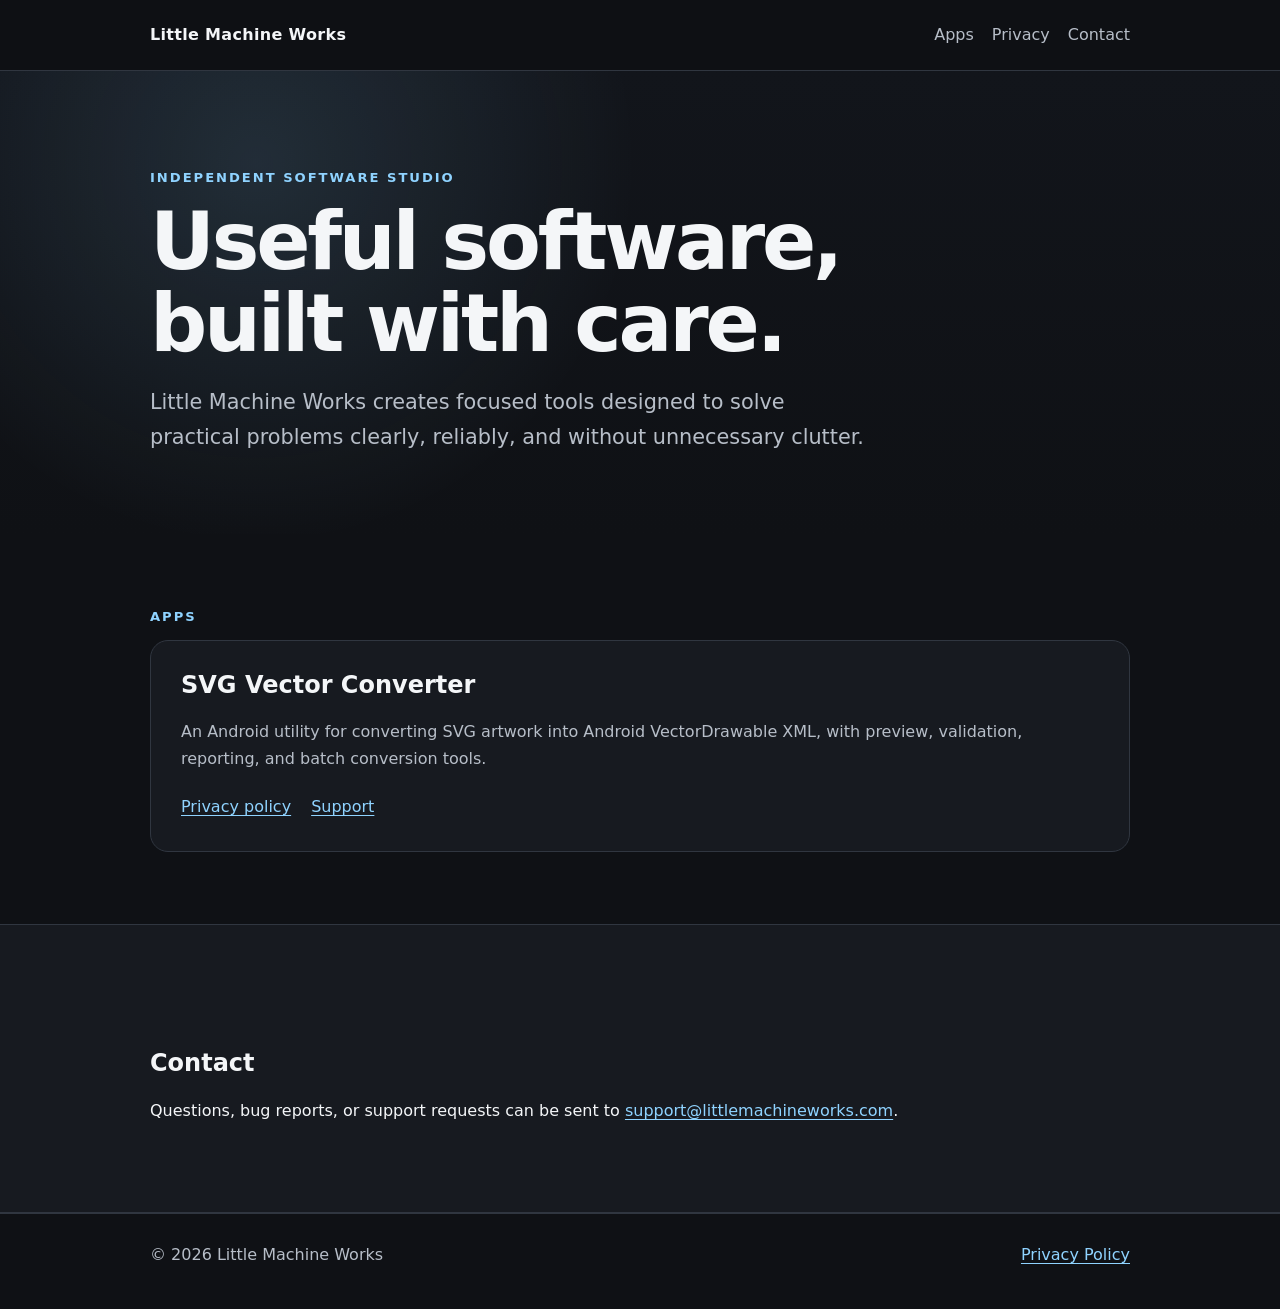
<file: index.html>
<!doctype html>
<html lang="en">
<head>
<meta charset="utf-8">
<meta name="viewport" content="width=device-width, initial-scale=1">
<title>Little Machine Works</title>
<meta name="description" content="Little Machine Works creates focused, practical software tools.">
<link rel="stylesheet" href="styles.css">
</head>
<body>
<header class="site-header">
  <div class="wrap header-inner">
    <a class="brand" href="./">Little Machine Works</a>
    <nav aria-label="Primary navigation">
      <a href="#apps">Apps</a>
      <a href="privacy/">Privacy</a>
      <a href="mailto:support@littlemachineworks.com">Contact</a>
    </nav>
  </div>
</header>
<main>
<section class="hero"><div class="wrap">
  <p class="eyebrow">Independent software studio</p>
  <h1>Useful software, built with care.</h1>
  <p class="lede">Little Machine Works creates focused tools designed to solve practical problems clearly, reliably, and without unnecessary clutter.</p>
</div></section>
<section id="apps" class="section"><div class="wrap">
  <p class="eyebrow">Apps</p>
  <div class="card">
    <h2>SVG Vector Converter</h2>
    <p>An Android utility for converting SVG artwork into Android VectorDrawable XML, with preview, validation, reporting, and batch conversion tools.</p>
    <div class="card-links">
      <a href="privacy/">Privacy policy</a>
      <a href="mailto:support@littlemachineworks.com">Support</a>
    </div>
  </div>
</div></section>
<section class="section section-muted"><div class="wrap">
  <h2>Contact</h2>
  <p>Questions, bug reports, or support requests can be sent to <a href="mailto:support@littlemachineworks.com">support@littlemachineworks.com</a>.</p>
</div></section>
</main>
<footer class="site-footer"><div class="wrap footer-inner">
  <span>&copy; 2026 Little Machine Works</span>
  <a href="privacy/">Privacy Policy</a>
</div></footer>
</body>
</html>
</file>
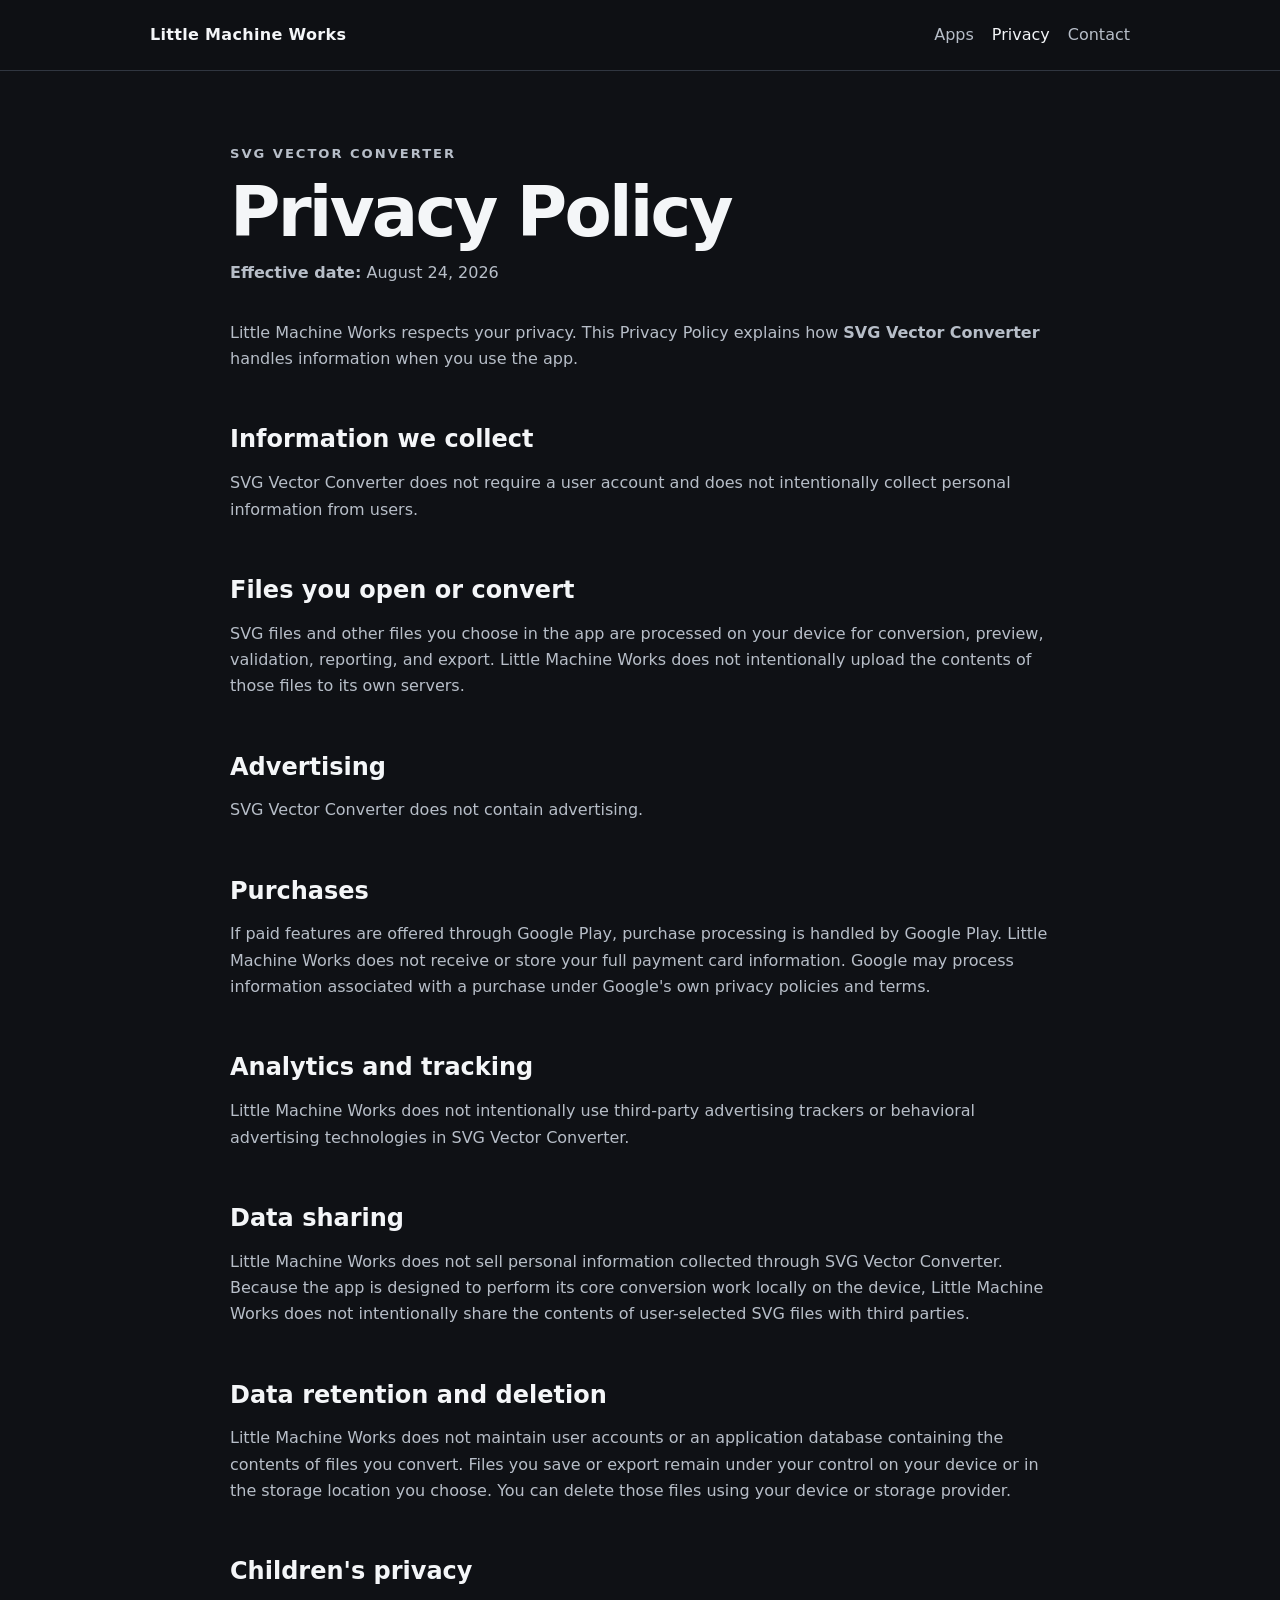
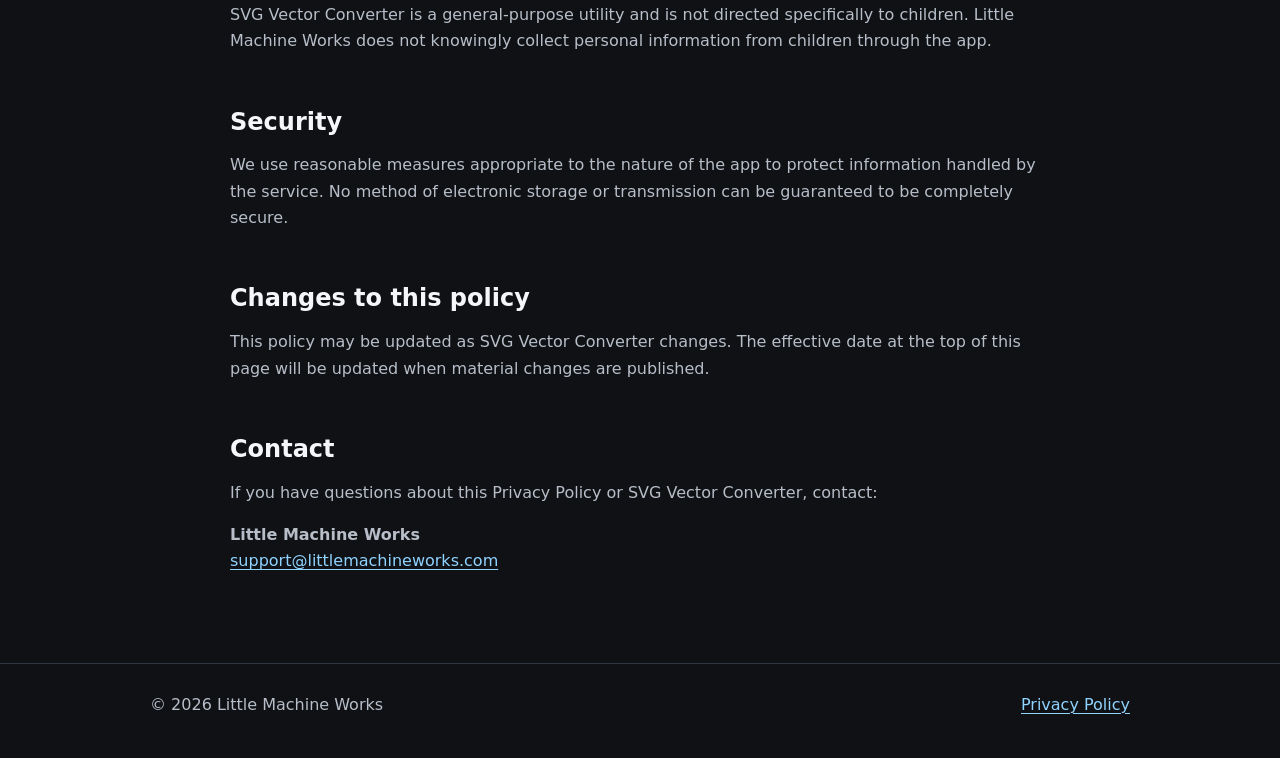
<file: privacy/index.html>
<!doctype html>
<html lang="en">
<head>
<meta charset="utf-8">
<meta name="viewport" content="width=device-width, initial-scale=1">
<title>Privacy Policy | Little Machine Works</title>
<meta name="description" content="Privacy policy for SVG Vector Converter by Little Machine Works.">
<link rel="stylesheet" href="../styles.css">
</head>
<body>
<header class="site-header">
  <div class="wrap header-inner">
    <a class="brand" href="../">Little Machine Works</a>
    <nav aria-label="Primary navigation">
      <a href="../#apps">Apps</a>
      <a href="./" aria-current="page">Privacy</a>
      <a href="mailto:support@littlemachineworks.com">Contact</a>
    </nav>
  </div>
</header>
<main class="section">
<article class="wrap policy">
  <p class="eyebrow">SVG Vector Converter</p>
  <h1>Privacy Policy</h1>
  <p class="updated"><strong>Effective date:</strong> August 24, 2026</p>

  <p>Little Machine Works respects your privacy. This Privacy Policy explains how <strong>SVG Vector Converter</strong> handles information when you use the app.</p>

  <h2>Information we collect</h2>
  <p>SVG Vector Converter does not require a user account and does not intentionally collect personal information from users.</p>

  <h2>Files you open or convert</h2>
  <p>SVG files and other files you choose in the app are processed on your device for conversion, preview, validation, reporting, and export. Little Machine Works does not intentionally upload the contents of those files to its own servers.</p>

  <h2>Advertising</h2>
  <p>SVG Vector Converter does not contain advertising.</p>

  <h2>Purchases</h2>
  <p>If paid features are offered through Google Play, purchase processing is handled by Google Play. Little Machine Works does not receive or store your full payment card information. Google may process information associated with a purchase under Google's own privacy policies and terms.</p>

  <h2>Analytics and tracking</h2>
  <p>Little Machine Works does not intentionally use third-party advertising trackers or behavioral advertising technologies in SVG Vector Converter.</p>

  <h2>Data sharing</h2>
  <p>Little Machine Works does not sell personal information collected through SVG Vector Converter. Because the app is designed to perform its core conversion work locally on the device, Little Machine Works does not intentionally share the contents of user-selected SVG files with third parties.</p>

  <h2>Data retention and deletion</h2>
  <p>Little Machine Works does not maintain user accounts or an application database containing the contents of files you convert. Files you save or export remain under your control on your device or in the storage location you choose. You can delete those files using your device or storage provider.</p>

  <h2>Children's privacy</h2>
  <p>SVG Vector Converter is a general-purpose utility and is not directed specifically to children. Little Machine Works does not knowingly collect personal information from children through the app.</p>

  <h2>Security</h2>
  <p>We use reasonable measures appropriate to the nature of the app to protect information handled by the service. No method of electronic storage or transmission can be guaranteed to be completely secure.</p>

  <h2>Changes to this policy</h2>
  <p>This policy may be updated as SVG Vector Converter changes. The effective date at the top of this page will be updated when material changes are published.</p>

  <h2>Contact</h2>
  <p>If you have questions about this Privacy Policy or SVG Vector Converter, contact:</p>
  <p><strong>Little Machine Works</strong><br>
  <a href="mailto:support@littlemachineworks.com">support@littlemachineworks.com</a></p>
</article>
</main>
<footer class="site-footer"><div class="wrap footer-inner">
  <span>&copy; 2026 Little Machine Works</span>
  <a href="./">Privacy Policy</a>
</div></footer>
</body>
</html>
</file>
<file: styles.css>
:root{--bg:#0f1115;--surface:#171a20;--text:#f4f6f8;--muted:#b7bec8;--line:#303640;--accent:#8fd3ff;--max:980px}
*{box-sizing:border-box}html{scroll-behavior:smooth}body{margin:0;background:var(--bg);color:var(--text);font-family:Inter,ui-sans-serif,system-ui,-apple-system,BlinkMacSystemFont,"Segoe UI",sans-serif;line-height:1.65}
a{color:var(--accent);text-decoration-thickness:1px;text-underline-offset:3px}.wrap{width:min(calc(100% - 36px),var(--max));margin-inline:auto}
.site-header{position:sticky;top:0;z-index:10;background:rgba(15,17,21,.92);border-bottom:1px solid var(--line);backdrop-filter:blur(14px)}
.header-inner,.footer-inner{display:flex;align-items:center;justify-content:space-between;gap:24px}.header-inner{min-height:70px}.brand{color:var(--text);font-weight:800;letter-spacing:.02em;text-decoration:none}
nav{display:flex;gap:18px;flex-wrap:wrap}nav a{color:var(--muted);text-decoration:none}nav a:hover,nav a[aria-current=page]{color:var(--text)}
.hero{padding:96px 0 80px;background:radial-gradient(circle at 20% 20%,rgba(143,211,255,.13),transparent 35%),linear-gradient(180deg,#12151b 0%,var(--bg) 100%)}
.eyebrow{margin:0 0 12px;color:var(--accent);font-size:.82rem;font-weight:800;letter-spacing:.15em;text-transform:uppercase}
h1{margin:0 0 20px;max-width:800px;font-size:clamp(2.4rem,8vw,5rem);line-height:1.03;letter-spacing:-.04em}h2{margin-top:2.2em;line-height:1.2}
.lede{max-width:720px;margin:0;color:var(--muted);font-size:clamp(1.05rem,2.5vw,1.3rem)}.section{padding:72px 0}.section-muted{background:var(--surface);border-block:1px solid var(--line)}
.card{padding:30px;border:1px solid var(--line);border-radius:18px;background:var(--surface)}.card h2{margin-top:0}.card p,.policy p{color:var(--muted)}.card-links{display:flex;gap:20px;margin-top:22px;flex-wrap:wrap}
.policy{max-width:820px}.policy h1{font-size:clamp(2.3rem,7vw,4.3rem)}.policy h2{margin-bottom:.45em}.updated{margin-top:-8px;margin-bottom:34px}
.site-footer{border-top:1px solid var(--line);padding:28px 0 40px;color:var(--muted)}
@media(max-width:640px){.header-inner,.footer-inner{align-items:flex-start;flex-direction:column}.header-inner{padding:16px 0}.hero{padding:70px 0 58px}.section{padding:52px 0}.card{padding:24px}}
</file>
